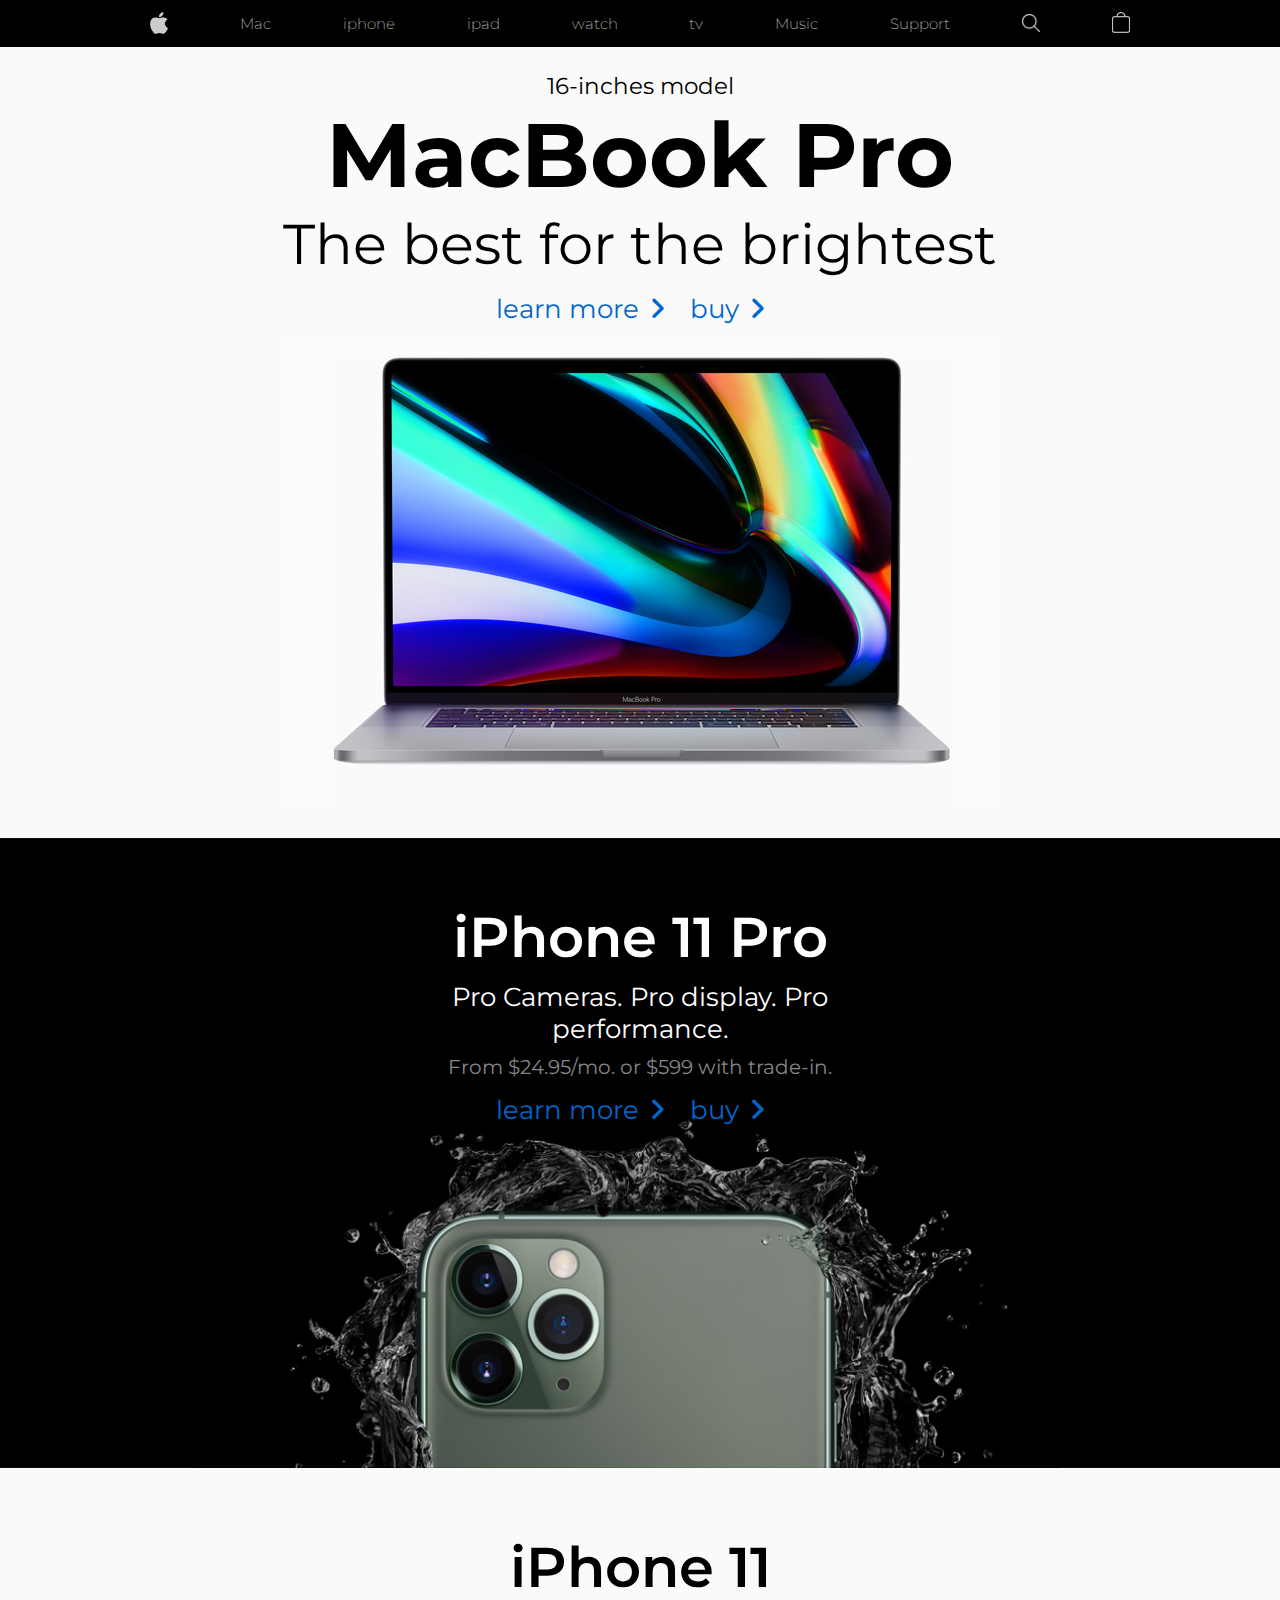
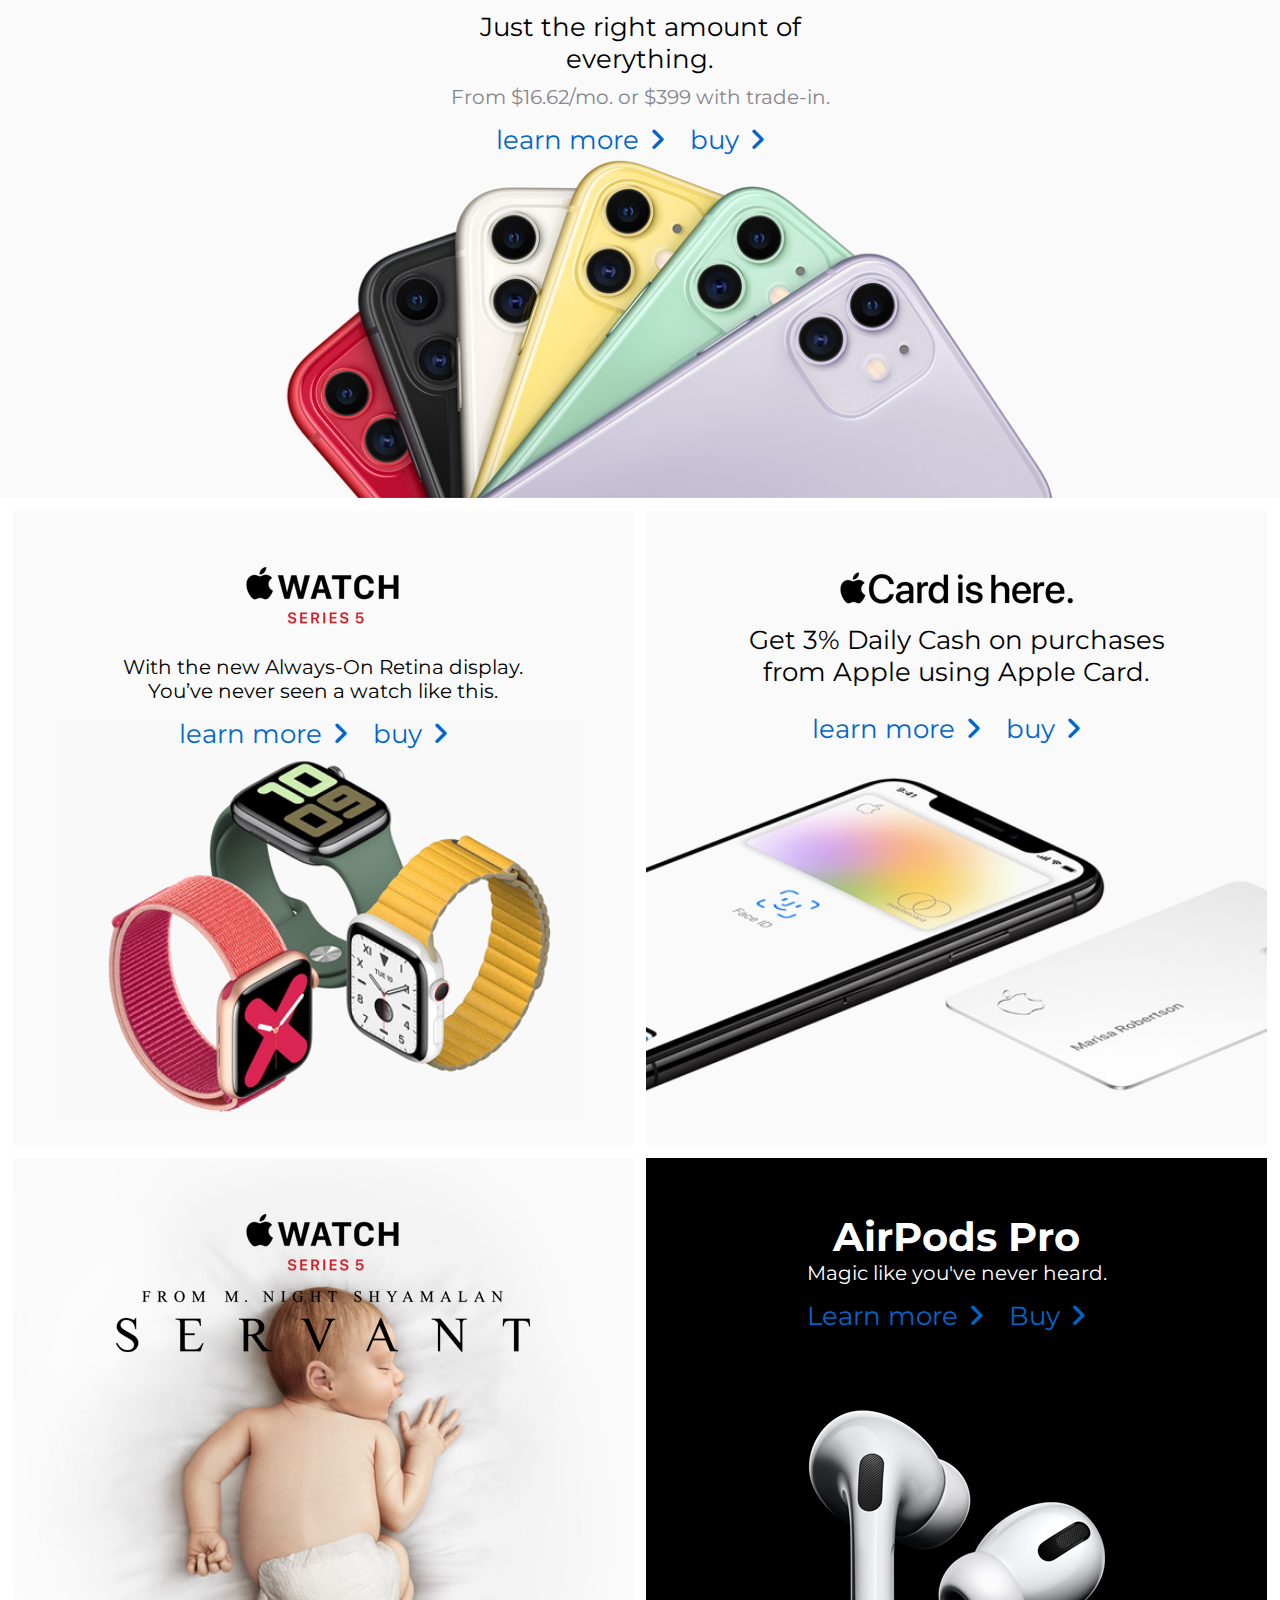
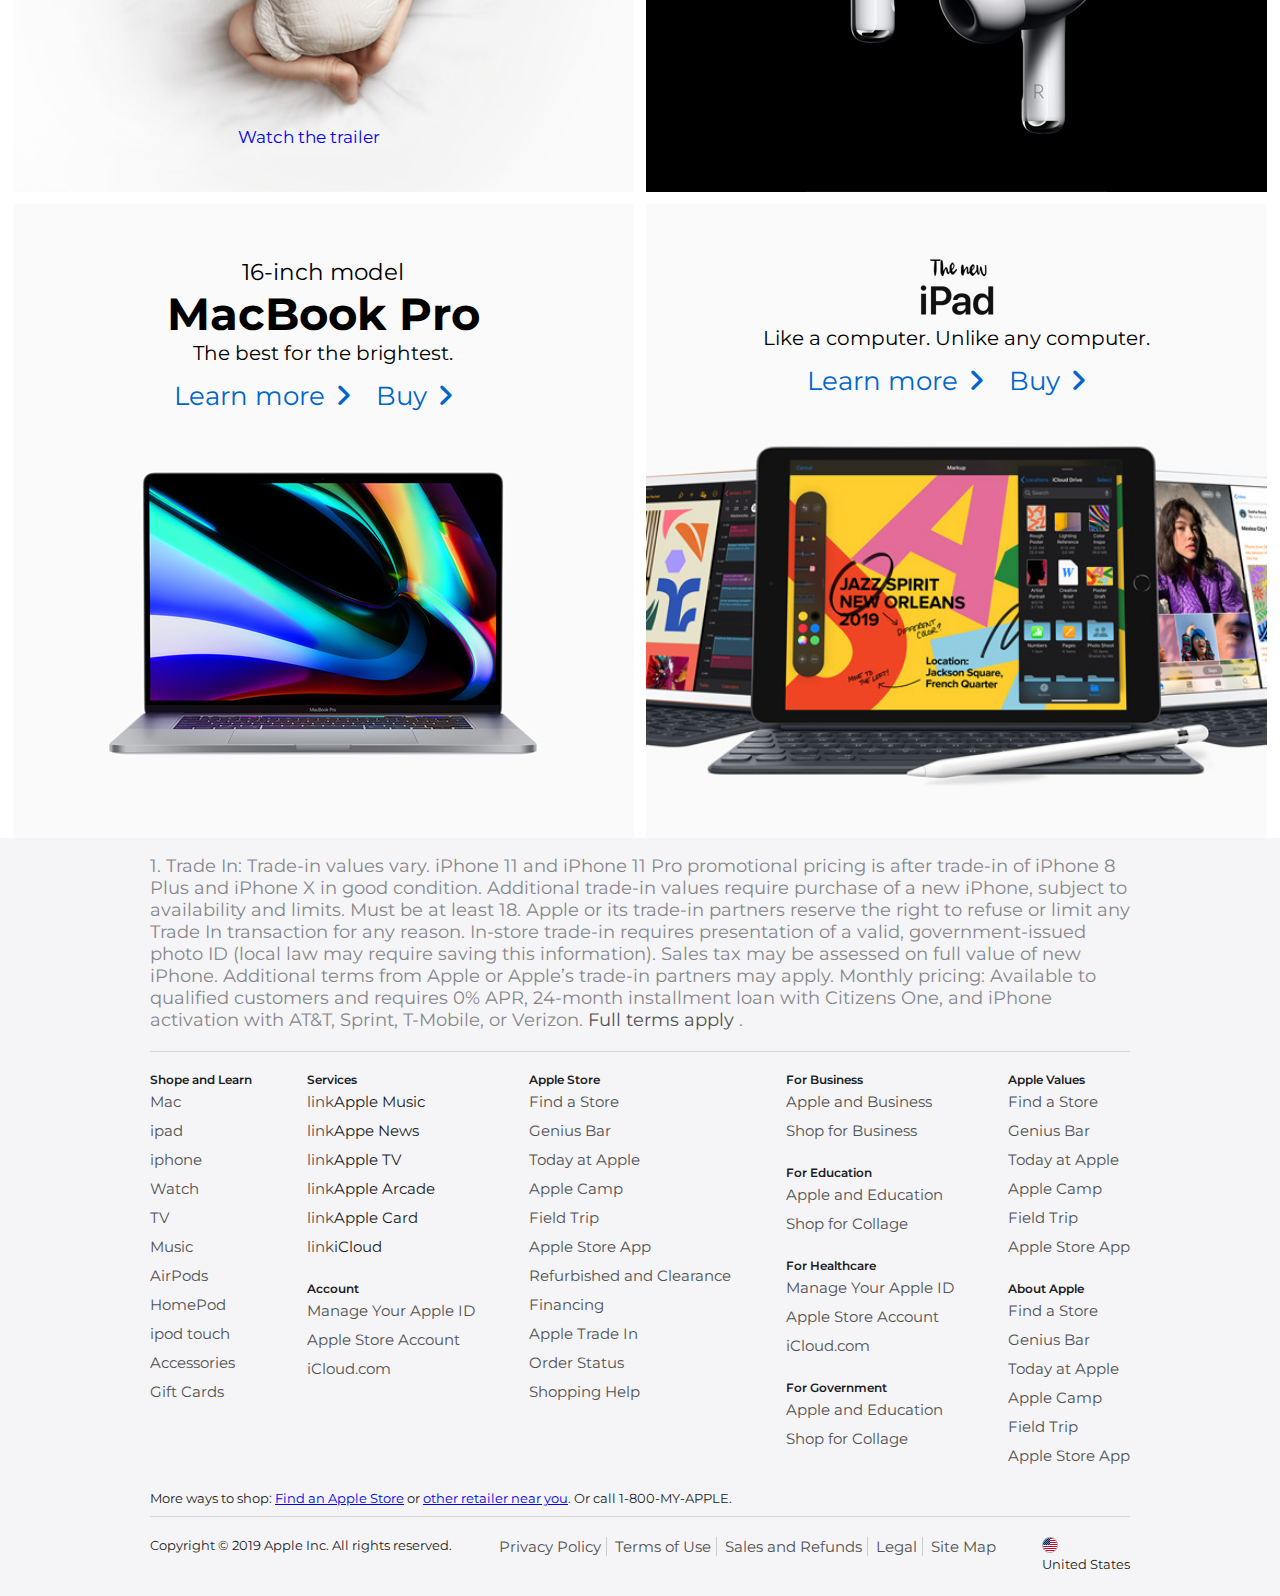
<file: Apple project/Project/index.html>
<!DOCTYPE html>
<html lang="en">
  <head>
    <meta charset="UTF-8" />
    <meta http-equiv="X-UA-Compatible" content="IE=edge" />
    <meta name="viewport" content="width=device-width, initial-scale=1.0" />
    <title>Apple Website</title>
    
    <!-- Link to the Font-Awesome Font -->
	<!-- This font gives us the option to use emojies, symbols, common logos and icons as a font -->

    <link rel="stylesheet" href="https://cdnjs.cloudflare.com/ajax/libs/font-awesome/6.1.1/css/all.min.css">
    

	<!-- Link to Montserrat font on Google Fonts-->
	
    <link rel="preconnect" href="https://fonts.googleapis.com">
    
<link rel="preconnect" href="https://fonts.gstatic.com" crossorigin>
<link href="https://fonts.googleapis.com/css2?family=Montserrat:wght@100;200;300;400;500;600;700;800;900&display=swap" rel="stylesheet">


    <link rel="stylesheet" href="./CSS/style.css" />

  </head>
  <body>

    
    <div class="outer-wrapper">

        <!-- header section starts here -->

        <header class="header-wrapper">
            <div class="internal-wrapper">
                <div class="header-links-wrapper">
                    <ul>
                        <li class="logo-link"><a href="/"><img src="./images/images/icons/logo.png" alt=""></a></li>
                        <li><a href="#">Mac</a></li>
                        <li><a href="#">iphone</a></li>
                        <li><a href="#">ipad</a></li>
                        <li><a href="#">watch</a></li>
                        <li><a href="#">tv</a></li>
                        <li><a href="#">Music</a></li>
                        <li><a href="#">Support</a></li>
                        <li class="search-link"><a href="#"><img src="./images/images/icons/search-icon.png" alt="">  </a></li>
                        <li class="cart-link"><a href="#"><img src="./images/images/icons/cart.png" alt="">  </a></li>
                    </ul>
                </div>
            </div>
        </header>

        <!-- main hightlight starts here -->
        
        <section class="main-highlight-wrapper">
            <div class="internal-wrapper">
                <div class="model">
                    16-inches model
                </div>

                <div class="product-title">
                    MacBook Pro
                </div>

                <div class="brief-dicription">
                    The best for the brightest
                </div>

                <div class="links-wrapper">
                    <ul>
                        <li><a href="#">learn more</a></li>
                        <li><a href="#">buy</a></li>
                    </ul>
                </div>
                    
                <div class="main-image-wrapper">
                        <img src="./images/images/home/mac-laptop.jpg" alt="">
                </div>
            </div>

        </section>

        <!-- second section starts here -->

        <section class="second-highlight-wrapper">
            <div class="internal-wrapper">
                <div class="title-wrapper">
                    iPhone 11 Pro
                </div>

                <div class="discription-wrapper">
                    Pro Cameras. Pro display. Pro performance. 
                </div>

                <div class="price-wrapper">
                    From $24.95/mo. or $599 with trade‑in.
                </div>

                <div class="links-wrapper">
                    <ul>
                        <li><a href="#">learn more</a></li>
                        <li><a href="#">buy</a></li>
                    </ul>
                </div>
            </div>
        </section>

        <!-- third section starts here -->

        <section class="third-highlight-wrapper">
            <div class="internal-wrapper">
                <div class="title-wrapper">
                    iPhone 11
                </div>

                <div class="discription-wrapper">
                    Just the right amount of everything. 
                </div>

                <div class="price-wrapper">
                    From $16.62/mo. or $399 with trade‑in.
                </div>

                <div class="links-wrapper">
                    <ul>
                        <li><a href="#">learn more</a></li>
                        <li><a href="#">buy</a></li>
                    </ul>
                </div>
            </div>
        </section>

        <!-- fourth section starts here -->

        <section class="fourth-highlight-wrapper">
            <div class="left-side-wrapper">
                <div class="top-logo-wrapper">
                    <div class="logo-wrapper">
                        <img src="./images/images/icons/watch-series5-logo.png" alt="">
                    </div>
                </div>
                <div class="discription-wrapper"></div>
                    With the new Always-On Retina display.<br>
                    You’ve never seen a watch like this. 
                <div class="links-wrapper">
                    <ul>
                        <li><a href="">learn more</a></li>
                        <li><a href="">buy</a></li>
                    </ul>
                </div>
            </div>
            <div class="right-side-wrapper">
                <div class="top-logo-wrapper">
                    <div class="logo-wrapper">
                        <img src="./images/images/icons/apple-card-logo.png">
                    </div>
                </div>
                <div class="discription-wrapper">
                    Get 3% Daily Cash on purchases from Apple using Apple Card.
                </div>
                <div class="links-wrapper">
                    <ul>
                        <li><a href="#">learn more</a></li>
                        <li><a href="#">buy</a></li>
                    </ul>
                </div>
            </div>
        </section>


        <!-- fifth section starts here -->

        <section class="fifth-highlight-wrapper">
            <div class="left-side-wrapper">
                <div class="top-logo-wrapper">
                    <div class="logo-wrapper">
                        <img src="./images/images/icons/watch-series5-logo.png">
                    </div>
                </div>

                <div class="tvshow-logo-wrapper">
                    <img src="images/images/icons/servant-logo.png">
                </div>

                <div class="watch-more-wrapper">
                    <a href="#">Watch the trailer</a>
                </div>
            </div>
            <div class="right-side-wrapper">
                <div class="top-logo-wrapper">
                    <div class="logo-wrapper">
                        AirPods Pro
                    </div>
                </div>

                <div class="description-wrapper">
                    Magic like you've never heard.
                </div> 

                <div class="links-wrapper">
                    <ul>
                        <li><a href="">Learn more</a></li>
                        <li><a href="">Buy</a></li>
                    </ul>
                </div>
            </div>
        </section>

        <!-- sixth section starts here -->

        <section class="sixth-highlight-wrapper">
            <div class="left-side-wrapper">
                <div class="model">
                    16-inch model
                </div>

                <div 
                class="product-title-small">
                    MacBook Pro
                </div>
                
                <div class="description-wrapper">
                    The best for the brightest. 
                </div>

                <div class="links-wrapper">
                    <ul>
                        <li><a href="">Learn more</a></li>
                        <li><a href="">Buy</a></li>
                    </ul>
                </div>
            </div>
            <div class="right-side-wrapper">
                <div class="top-logo-wrapper"> 
                    <div class="logo-wrapper">
                        <img src="images/images/icons/new-ipad-logo.png ">
                    </div>
                </div>

                <div class="description-wrapper">
                    Like a computer.
                    Unlike any computer.
                </div>
                
                <div class="links-wrapper">
                    <ul>
                        <li><a href="">Learn more</a></li>
                        <li><a href="">Buy</a></li>
                    </ul>
                </div>
            </div>
        </section>


        <!-- footer section starts here -->

        <footer class="footer-wrapper">
            <div class="internal-wrapper">
                <div class="upper-text-container">
                1. Trade In: Trade‑in values vary. iPhone 11 and iPhone 11 Pro promotional pricing is after trade‑in of iPhone 8 Plus and iPhone X in good condition. Additional trade‑in values require purchase of a new iPhone, subject to availability and limits. Must be at least 18. Apple or its trade-in partners reserve the right to refuse or limit any Trade In transaction for any reason. In‑store trade‑in requires presentation of a valid, government-issued photo ID (local law may require saving this information). Sales tax may be assessed on full value of new iPhone. Additional terms from Apple or Apple’s trade-in partners may apply. Monthly pricing: Available to qualified customers and requires 0% APR, 24‑month installment loan with Citizens One, and iPhone activation with AT&T, Sprint, T‑Mobile, or Verizon. <a href="#">Full terms apply</a> .
            </div>
            <div class="footer-links-wrapper">
                <div class="links-wrapper-1">
                    <h3>Shope and Learn</h3>
                    <ul>
                        <li><a href="#">Mac</a></li>
                        <li><a href="#">ipad</a></li>
                        <li><a href="#">iphone</a></li>
                        <li><a href="#">Watch</a></li>
                        <li><a href="#">TV</a></li>
                        <li><a href="#">Music</a></li>
                        <li><a href="#">AirPods</a></li>
                        <li><a href="#">HomePod</a></li>
                        <li><a href="#">ipod touch</a></li>
                        <li><a href="#">Accessories</a></li>
                        <li><a href="#">Gift Cards</a></li>
                    </ul>
                </div>
                <div class="links-wrapper-2">
                    <h3>Services</h3>
                    <ul>
                        <li><a href="#">link</a>Apple Music</li>
                        <li><a href="#">link</a>Appe News</li>
                        <li><a href="#">link</a>Apple TV</li>
                        <li><a href="#">link</a>Apple Arcade</li>
                        <li><a href="#">link</a>Apple Card</li>
                        <li><a href="#">link</a>iCloud</li>
                    </ul>
                    <h3>Account</h3>
                    <ul>
                        <li><a href="#">Manage Your Apple ID</a></li>
                        <li><a href="#">Apple Store Account</a></li>
                        <li><a href="#">iCloud.com</a></li>
                    </ul>

                </div>
                <div class="links-wrapper-3">
                    <h3>Apple Store</h3>
                <ul>
                    <li><a href="#">Find a Store</a></li>
                    <li><a href="#">Genius Bar</a></li>
                    <li><a href="#">Today at Apple</a></li>
                    <li><a href="#">Apple Camp</a></li>
                    <li><a href="#">Field Trip</a></li>
                    <li><a href="#">Apple Store App</a></li>
                    <li><a href="#">Refurbished and Clearance</a></li>
                    <li><a href="#">Financing</a></li>
                    <li><a href="#">Apple Trade In</a></li>
                    <li><a href="#">Order Status</a></li>
                    <li><a href="#">Shopping Help</a></li>
                </ul>
            </div>  
            <div class="links-wrapper-4">
                    <h3>For Business</h3>
                    <ul>
                        <li><a href="#">Apple and Business</a></li>
                        <li><a href="#">Shop for Business</a></li>
                    </ul>
                    <h3>For Education</h3>
                    <ul>
                        <li><a href="#">Apple and Education</a></li>
                        <li><a href="#">Shop for Collage</a></li>
                    </ul>
                    <h3>For Healthcare</h3>
                    <ul>
                        <li><a href="#">Manage Your Apple ID</a></li>
                        <li><a href="#">Apple Store Account</a></li>
                        <li><a href="#">iCloud.com</a></li>
                    </ul>
                    <h3>For Government</h3>
                    <ul>
                        <li><a href="#">Apple and Education</a></li>
                        <li><a href="#">Shop for Collage</a></li>
                    </ul>
                </div>

                <div class="links-wrapper-5">
                    <h3>Apple Values</h3>
                    <ul>
                        <li><a href="#">Find a Store</a></li>
                        <li><a href="#">Genius Bar</a></li>
                        <li><a href="#">Today at Apple</a></li>
                        <li><a href="#">Apple Camp</a></li>
                        <li><a href="#">Field Trip</a></li>
                        <li><a href="#">Apple Store App</a></li>
                    </ul>
                    <h3>About Apple</h3>
                    <ul>
                        <li><a href="#">Find a Store</a></li>
                        <li><a href="#">Genius Bar</a></li>
                        <li><a href="#">Today at Apple</a></li>
                        <li><a href="#">Apple Camp</a></li>
                        <li><a href="#">Field Trip</a></li>
                        <li><a href="#">Apple Store App</a></li>
                    </ul>
                </div>
            </div>

            <div class="my-apple-wrapper">
                More ways to shop: <a href="#">Find an Apple Store</a> or <a href="#">other retailer near you</a>. Or call 1-800-MY-APPLE.
            </div>

            <div class="copy-right-wrapper">
                <div class="copy-right">
                    Copyright © 2019 Apple Inc. All rights reserved.
                </div>

                <div class="footer-links-terms">
                    <ul>
                        <li><a href="#">Privacy Policy</a></li>
                        <li><a href="#">Terms of Use</a></li>
                        <li><a href="#">Sales and Refunds</a></li>
                        <li><a href="#">Legal</a></li>
                        <li><a href="#">Site Map</a></li>
                    </ul>
                </div>

                <div class="footer-country">
                    <div class="flag-wrapper"> <img src="./images/images/icons/16.png" alt=""></div>
                    <div class="fo
                    oter-country-name">United States</div>
                </div>
            </div>
        </footer>
    </div>

</body>
</html>
</file>
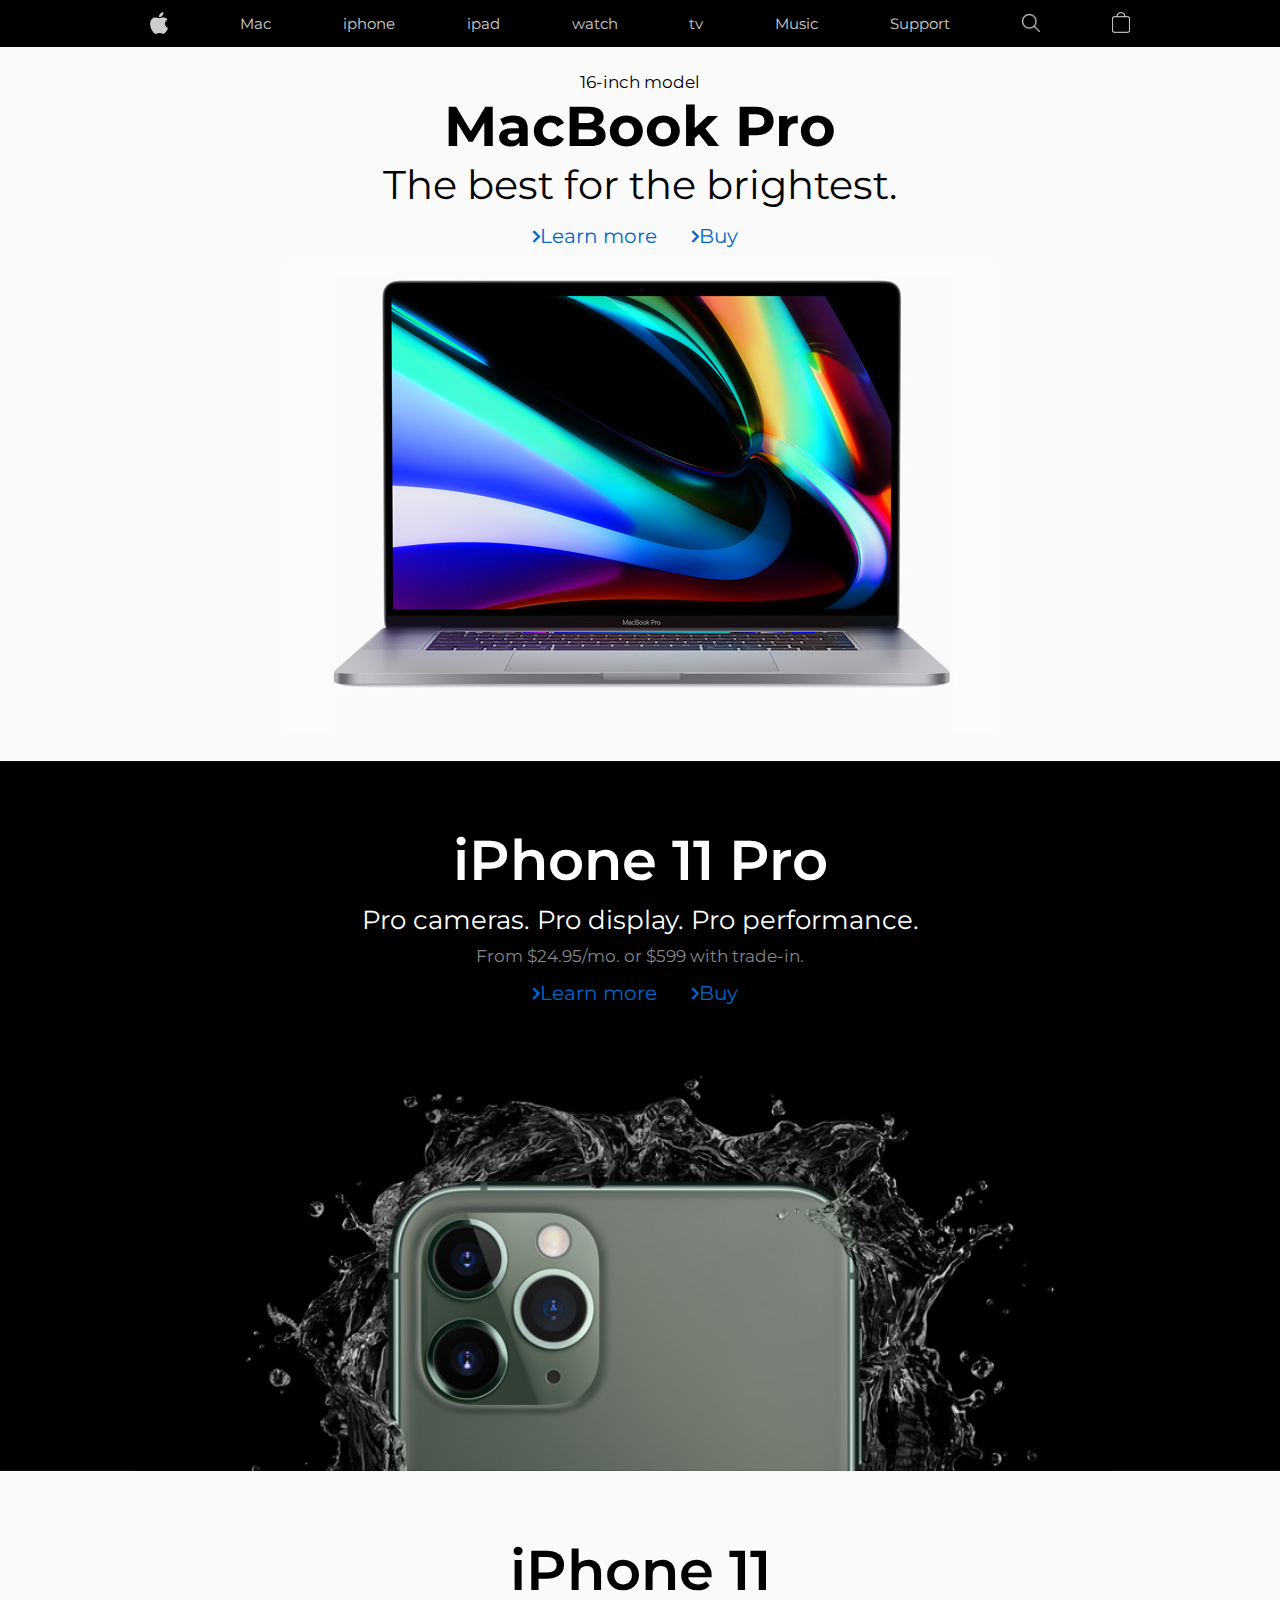
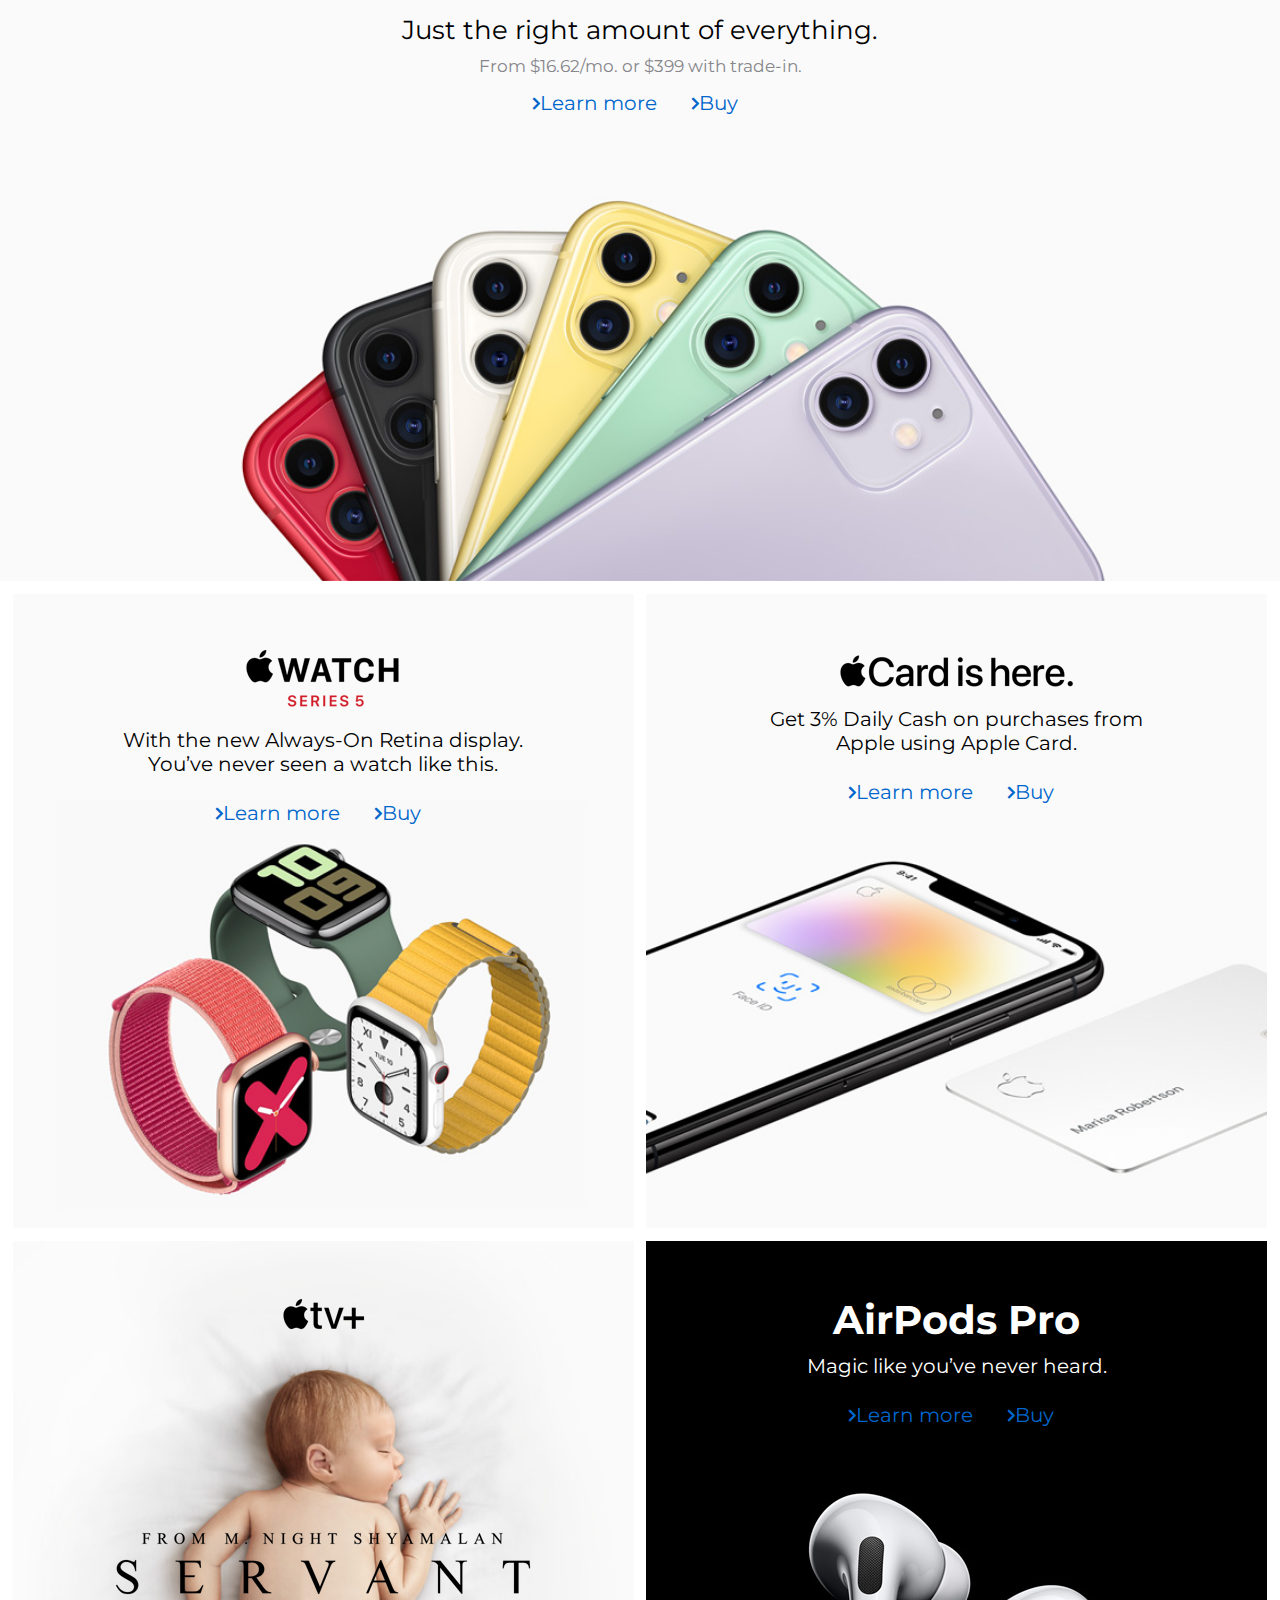
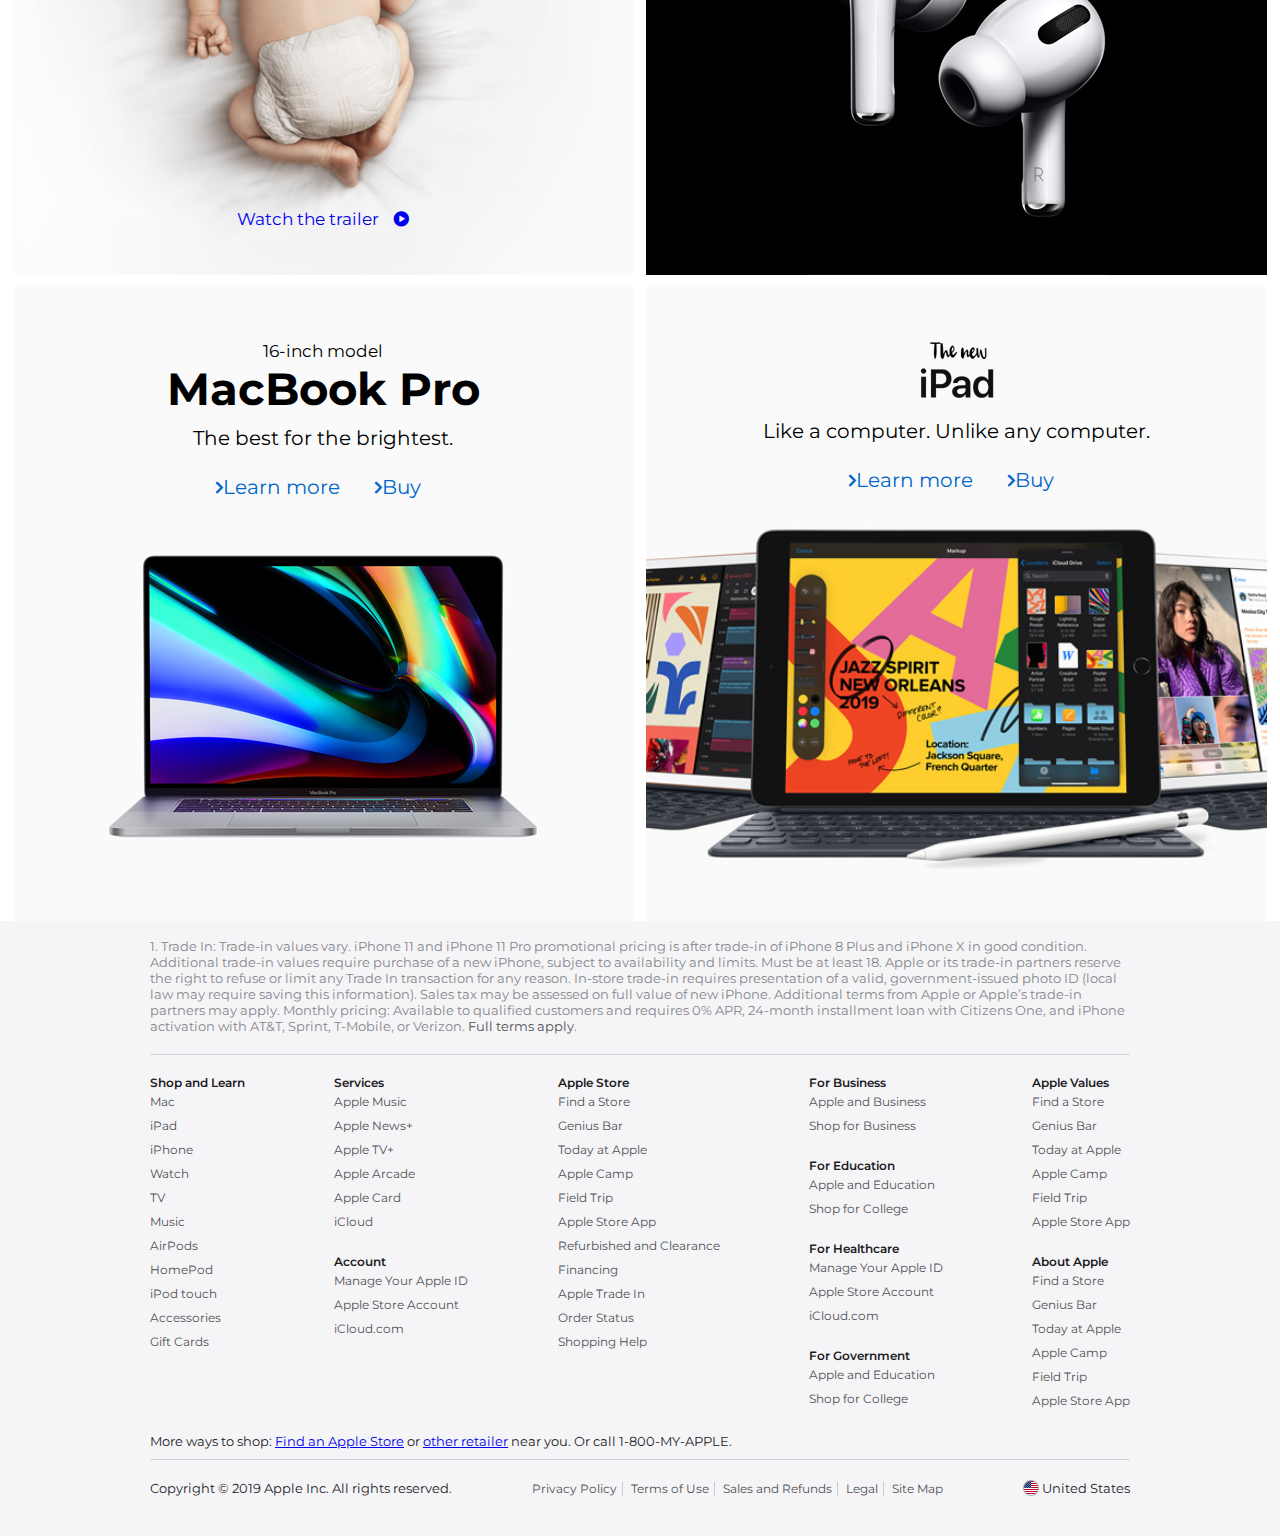
<file: Apple project/Resource/apple-html-css-replica/index.html>
<!DOCTYPE html>
<html>
<head>
	<title>Apple Website</title>
	<link rel="stylesheet" type="text/css" href="css/styles.css">

	<!-- Link to the Font-Awesome Font -->
	<!-- This font gives us the option to use emojies, symbols, common logos and icons as a font -->
	<link rel="stylesheet" href="https://maxcdn.bootstrapcdn.com/font-awesome/4.6.2/css/font-awesome.min.css">
	<link rel="stylesheet" href="https://cdnjs.cloudflare.com/ajax/libs/font-awesome/6.1.2/css/all.min.css" integrity="sha512-1sCRPdkRXhBV2PBLUdRb4tMg1w2YPf37qatUFeS7zlBy7jJI8Lf4VHwWfZZfpXtYSLy85pkm9GaYVYMfw5BC1A==" crossorigin="anonymous" referrerpolicy="no-referrer" />

	<!-- Link to Montserrat font on Google Fonts-->
	<link href="https://fonts.googleapis.com/css?family=Montserrat:200,200i,300,300i,400,600,600i,700,700i,800,800i,900,900i&display=swap" rel="stylesheet">

</head>
<body>
	<div class="outer-wrapper"> 
		<header class="header-wrapper">
			<div class="internal-wrapper"> 
				<div class="header-links-wrapper">
					<ul>
						<li class="logo-link"><a href="/"><img src="images/icons/logo.png"></a></li>
						<li><a href="/mac/">Mac</a></li>
						<li><a href="#">iphone</a></li>
						<li><a href="#">ipad</a></li>
						<li><a href="#">watch</a></li>
						<li><a href="#">tv</a></li>
						<li><a href="#">Music</a></li>
						<li><a href="#">Support</a></li>
						<li class="search-link"><a href="/search/"><img src="images/icons/search-icon.png"></a></li>
						<li class="cart-link"><a  href="/cart/"><img src="images/icons/cart.png"></a></li>
					</ul>					
				</div>
			</div>
		</header>

		<section class="main-highlight-wrapper">
			<div class="internal-wrapper"> 
				<div class="model">
					16-inch model
				</div>

				<div class="product-title">
					MacBook Pro
				</div>

				<div class="brief-description">
					The best for the brightest.
				</div>

				<div class="links-wrapper">
					<ul>
						<li><a href="">Learn more</a></li>
						<li><a href="">Buy</a></li>
					</ul> 
				</div>

				<div class="main-image-wrapper">
					<img src="images/home/mac-laptop.jpg"/>
				</div>

			</div>
		</section> 

		<section class="second-hightlight-wrapper">
			<div class="internal-wrapper">
				<div class="title-wraper">
					iPhone 11 Pro 
				</div> 

				<div class="description-wrapper">
					Pro cameras. Pro display. Pro performance.
				</div>

				<div class="price-wrapper">
					From $24.95/mo. or $599 with trade‑in.
				</div>

				<div class="links-wrapper">
					<ul>
						<li><a href="">Learn more</a></li>
						<li><a href="">Buy</a></li>
					</ul> 
				</div>
			</div>
		</section>

		<section class="third-highlight-wrapper">
			<div class="internal-wrapper">
				<div class="title-wraper">
					iPhone 11 
				</div> 
				<div class="description-wrapper">
					Just the right amount of everything.
				</div>
				<div class="price-wrapper">
					From $16.62/mo. or $399 with trade‑in.
				</div>
				<div class="links-wrapper">
					<ul>
						<li><a href="">Learn more</a></li>
						<li><a href="">Buy</a></li>
					</ul> 
				</div>
			</div>
		</section>




		
		<section class="fourth-heghlight-wrapper">
			<div class="left-side-wrapper">
				<div class="top-logo-wrapper">
					<div class="logo-wrapper">
						<img src="images/icons/watch-series5-logo.png">
					</div>
				</div>
				<div class="description-wraper">
					With the new Always-On Retina display.<br>
					You’ve never seen a watch like this.
				</div>
				<div class="links-wrapper">
					<ul>
						<li><a href="">Learn more</a></li>
						<li><a href="">Buy</a></li>
					</ul> 
				</div>
			</div>
			<div class="right-side-wrapper">
				<div class="top-logo-wrapper">
					<div class="logo-wrapper">
						<img src="images/icons/apple-card-logo.png">
					</div>
				</div>
				<div class="description-wraper">
					Get 3% Daily Cash on purchases from Apple using Apple Card.
				</div>
				<div class="links-wrapper">
					<ul>
						<li><a href="">Learn more</a></li>
						<li><a href="">Buy</a></li>
					</ul> 
				</div>
			</div>	
		</section>
		<section class="fifth-heghlight-wrapper"> 
			<div class="left-side-wrapper">
				<div class="top-logo-wrapper">
					<div class="logo-wrapper">
						<img src="images/icons/apple-tv-logo.png">
					</div>
				</div>

				<div class="tvshow-logo-wraper">
					<img src="images/icons/servant-logo.png">
				</div>

				<div class="watch-more-wrapper">
					<a href="#">Watch the trailer</a>
				</div>
			</div>
			<div class="right-side-wrapper">
				<div class="top-logo-wrapper">
					<div class="logo-wrapper">
						AirPods Pro
					</div>
				</div>

				<div class="description-wraper">
					Magic like you’ve never heard.
				</div>

				<div class="links-wrapper">
					<ul>
						<li><a href="">Learn more</a></li>
						<li><a href="">Buy</a></li>
					</ul> 
				</div>
			</div>	
		</section>
		<section class="sixth-heghlight-wrapper"> 
			<div class="left-side-wrapper">
				<div class="model">
					16-inch model
				</div>

				<div class="product-title-small">
					MacBook Pro
				</div>

				<div class="description-wraper">
					The best for the brightest.
				</div>

				<div class="links-wrapper">
					<ul>
						<li><a href="">Learn more</a></li>
						<li><a href="">Buy</a></li>
					</ul> 
				</div>
			</div>
			<div class="right-side-wrapper">
				<div class="top-logo-wrapper">
					<div class="logo-wrapper">
						<img src="images/icons/new-ipad-logo.png">
					</div>
				</div>

				<div class="description-wraper">
					Like a computer. Unlike any computer.
				</div>

				<div class="links-wrapper">
					<ul>
						<li><a href="">Learn more</a></li>
						<li><a href="">Buy</a></li>
					</ul> 
				</div>
			</div>	
		</section>





		<footer class="footer-wrapper">
			<div class="internal-wrapper"> 
				<div class="upper-text-container">
					1. Trade In: Trade‑in values vary. iPhone 11 and iPhone 11 Pro promotional pricing is after trade‑in of iPhone 8 Plus and iPhone X in good condition. Additional trade‑in values require purchase of a new iPhone, subject to availability and limits. Must be at least 18. Apple or its trade-in partners reserve the right to refuse or limit any Trade In transaction for any reason. In‑store trade‑in requires presentation of a valid, government-issued photo ID (local law may require saving this information). Sales tax may be assessed on full value of new iPhone. Additional terms from Apple or Apple’s trade-in partners may apply. Monthly pricing: Available to qualified customers and requires 0% APR, 24‑month installment loan with Citizens One, and iPhone activation with AT&T, Sprint, T‑Mobile, or Verizon. <a href="#"> Full terms apply</a>.
				</div>
				<div class="footer-links-wrapper"> 
					<div class="links-wrapper-1">
						<h3>Shop and Learn</h3>
						<ul>
							<li><a href="#">Mac</a></li>
							<li><a href="#">iPad</a></li>
							<li><a href="#">iPhone</a></li>
							<li><a href="#">Watch</a></li>
							<li><a href="#">TV</a></li>
							<li><a href="#">Music</a></li>
							<li><a href="#">AirPods</a></li>
							<li><a href="#">HomePod</a></li>
							<li><a href="#">iPod touch</a></li>
							<li><a href="#">Accessories</a></li>
							<li><a href="#">Gift Cards</a></li>
						</ul>
					</div> 
					<div class="links-wrapper-2">
						<h3>Services</h3>
						<ul>
							<li><a href="#">Apple Music</a></li>
							<li><a href="#">Apple News+</a></li>
							<li><a href="#">Apple TV+</a></li>
							<li><a href="#">Apple Arcade</a></li>
							<li><a href="#">Apple Card</a></li>
							<li><a href="#">iCloud</a></li>
						</ul>
						<h3>Account</h3>
						<ul>
							<li><a href="#">Manage Your Apple ID</a></li>
							<li><a href="#">Apple Store Account</a></li>
							<li><a href="#">iCloud.com</a></li>
						</ul>					
					</div> 
					<div class="links-wrapper-3">
						<h3>Apple Store</h3>
						<ul>
							<li><a href="#">Find a Store</a></li>
							<li><a href="#">Genius Bar</a></li>
							<li><a href="#">Today at Apple</a></li>
							<li><a href="#">Apple Camp</a></li>
							<li><a href="#">Field Trip</a></li>
							<li><a href="#">Apple Store App</a></li>
							<li><a href="#">Refurbished and Clearance</a></li>
							<li><a href="#">Financing</a></li>
							<li><a href="#">Apple Trade In</a></li>
							<li><a href="#">Order Status</a></li>
							<li><a href="#">Shopping Help</a></li>
						</ul>
					</div> 
					<div class="links-wrapper-4">
						<h3>For Business</h3>
						<ul>
							<li><a href="#">Apple and Business</a></li>
							<li><a href="#">Shop for Business</a></li>
						</ul>		
						<h3>For Education</h3>
						<ul>
							<li><a href="#">Apple and Education</a></li>
							<li><a href="#">Shop for College</a></li>
						</ul>
						<h3>For Healthcare</h3>
						<ul>
							<li><a href="#">Manage Your Apple ID</a></li>
							<li><a href="#">Apple Store Account</a></li>
							<li><a href="#">iCloud.com</a></li>
						</ul>	
						<h3>For Government</h3>
						<ul>
							<li><a href="#">Apple and Education</a></li>
							<li><a href="#">Shop for College</a></li>
						</ul>
					</div> 

					<div class="links-wrapper-5">
						<h3>Apple Values</h3>
						<ul>
							<li><a href="#">Find a Store</a></li>
							<li><a href="#">Genius Bar</a></li>
							<li><a href="#">Today at Apple</a></li>
							<li><a href="#">Apple Camp</a></li>
							<li><a href="#">Field Trip</a></li>
							<li><a href="#">Apple Store App</a></li>
						</ul>
						<h3>About Apple</h3>
						<ul>
							<li><a href="#">Find a Store</a></li>
							<li><a href="#">Genius Bar</a></li>
							<li><a href="#">Today at Apple</a></li>
							<li><a href="#">Apple Camp</a></li>
							<li><a href="#">Field Trip</a></li>
							<li><a href="#">Apple Store App</a></li>
						</ul>						
					</div> 
				</div>
				<div class="my-apple-wrapper"> 
					More ways to shop: <a href="#">Find an Apple Store</a> or <a href="#">other retailer</a> near you. Or call 1-800-MY-APPLE.
				</div>
				<div class="copyright-wrapper">
					<div class="copyright">
						Copyright © 2019 Apple Inc. All rights reserved.
					</div>
					<div class="footer-links-terms">
						<ul>
							<li><a href="#">Privacy Policy</a></li>
							<li><a href="#">Terms of Use</a></li>
							<li><a href="#">Sales and Refunds</a></li>
							<li><a href="#">Legal</a></li>
							<li><a href="#">Site Map</a></li>
						</ul>
					</div>
					<div class="footer-country">
						<div class="flag-wrapper"><img src="images/icons/16.png"></div> <div class="footer-country-name">United States</div> 
					</div>
				</div>
			</div>
		</footer> 
	</div>


</body>
</html>
</file>
<file: Apple project/Project/CSS/style.css>
*{
    padding: 0;
    margin: 0;
}
html {
    font-family: "montserrat"; "sans-serif";
}
img {
    max-width: 100%;
}
body{
    font-size: 20px;
    font-family: montserrat; sans-serif;
}

/* header starts here */

.header-wrapper {
    background-color: black;
    color: white;
    font-weight: 200;
    font-size: 0.75em;
}
.header-wrapper ul{
    display: flex;
    justify-content: space-between;
    list-style: none;
}
.internal-wrapper{
    width: 980px;
    padding: 0 10px;
    margin: 0 auto;
}
.header-wrapper .header-links-wrapper ul li a{
    text-decoration: none;
    color: #ffffff;
}
.header-wrapper .header-links-wrapper ul li{
    display: inline-block;
    padding: 14px 0 8px;
    height: 25px;
    opacity: 0.8;
}
.header-wrapper .header-links-wrapper ul li:hover{
    opacity: 1;
}
.logo-link, .search-link, .cart-link{
    width: 18px;
    display: block;
}
.header-wrapper .header-links-wrapper ul li.logo-link{
    padding: 12px 0 10px;
}
.header-wrapper .header-links-wrapper ul li.search-link{
    padding: 14px 0 8px;
}
.header-wrapper .header-links-wrapper ul li.cart-link{
    padding: 12px 0 10px;
}

/* main highlight section starts here */

.main-highlight-wrapper {
    background: #fafafa;
    text-align: center;
    padding: 25px 0;
}
.links-wrapper ul {
    list-style: none;
}
.model {
    font-size: 23px;
}
.product-title {
    font-weight:700;
    font-size:90px;
}
.brief-dicription {
    font-size: 56px;
}
.links-wrapper {
    padding: 15px 0;
    
}
.links-wrapper ul li {
    display: inline-block;
    padding-right: 20px;
}
.links-wrapper ul li a {
    color: #06c;
    text-decoration: none;
    font-size: 26px;
    
}
.links-wrapper ul li a:hover {
    text-decoration: underline;
    

}

.links-wrapper ul li a:after {
    font-family:FontAwesome;
    font-weight:900;
    content:"\f105"; 
    padding-left:10px;
    display: inline-block;
}

/* second highlight section starts here */

.second-highlight-wrapper {
    background-image: url(../images/images/home/iphone11-pro-bg.jpg);
    height: 500px;
    background-position:center;
    background-repeat: no-repeat;
    background-size: cover;
    text-align: center;
    padding: 65px 20px;
    color: #fff;
}
.title-wrapper {
    font-weight: 600;
    font-size: 56px;
}
.discription-wrapper {
    font-size: 26px;
    padding: 10px 0;
}
.price-wrapper {
    color: #86868b;
    font: size 0.85em;
}

/* third highlight section starts here */

.third-highlight-wrapper {
    background-image: url(../images/images/home/iphone11-bg.jpg);
    height: 500px;
    background-position:center;
    background-repeat: no-repeat;
    background-size: cover;
    text-align: center;
    padding: 65px 20px;
}
/* forth highlight section starts here */

.fourth-highlight-wrapper {
    display: flex;
    justify-content: space-between;
    background-color: #fff;
}
.left-side-wrapper {
    height: 580px;
    background-position: center;
    background-repeat: no-repeat;
    background-size: cover;
    text-align: center;
    width: 48.5%;
    margin: 1% 0.5% 0% 1%;
    padding-top: 54px;
}
.fourth-highlight-wrapper .left-side-wrapper {
    background-image: url("../images/images/home/watch-series-5.jpg");
}
.right-side-wrapper {
    height: 580px;
    background-position: center;
    background-repeat: no-repeat;
    background-size: cover;
    text-align: center;
    width: 48.5%;
    margin: 1% 1% 0% 0.5%;
    padding-top: 54px;
}
.fourth-highlight-wrapper .right-side-wrapper {
    background-image: url("../images/images/home/apple-card.jpg ");
}
.discription-wrapper {
    max-width: 430px;
    margin: 0 auto;
    padding: 10px;
}

/* fifth highlight section starts here */

.fifth-highlight-wrapper {
    display: flex;
    justify-content: space-between;
    background-color: #fff;
}

.fifth-highlight-wrapper .left-side-wrapper {
    background-image: url("../images/images/home/apple-tv-background.jpg");
}

.fifth-highlight-wrapper .right-side-wrapper {
    background-image: url("../images/images/home/air-pods.jpg");
    color: #fff;
    background-size: initial;
    background-color: #000;
    background-position: bottom;
}
.logo-wrapper {
    font-size: 40px;
    font-weight: bold;
}
.tv-show-logo-wrapper {
    padding: 100px 0 200px;
}
.watch-more-wrapper a {
    text-decoration: none;
    font-size: 0.85em;
    vertical-align: -360px;
    
}
.watch-more-wrapper a::after {
    font-family: font FontAwesome;
    font-weight: 900;
    content: "\f144";
    padding-left: 15px;
}

/* sixth highlight section starts here */

.sixth-highlight-wrapper {
    display: flex;
    justify-content: space-between;
    background-color: #fff;
}

.sixth-highlight-wrapper .left-side-wrapper {
    background-image: url("../images/images/home/macbook-pro.jpg");
    background-size: initial;
    background-color: #fafafa;
    background-position: bottom;
}

.sixth-highlight-wrapper .right-side-wrapper {
    background-image: url("../images/images/home/new-ipad.jpg");
}
.product-title-small {
    font-weight: 700;
    font-size: 45px;
}

/* footer starts here */

.footer-wrapper {
    background-color: #f5f5f7;
    color: #1d1d1f;
    font-size: .65em;
}
.upper-text-container {
    border-bottom: 1px solid #d2d2d7;
    color: #86868b;
    padding: 17px 0 20px;
    font-size: 18px;
}
.upper-text-container a {
    text-decoration: none;
    color: #515154;
}

.upper-text-container a:hover {
}
.footer-links-wrapper {
    display: flex;
    justify-content: space-between;
    padding-top: 20px;
}
.footer-wrapper ul {
    list-style: none;
    padding-bottom: 20px;
}
.footer-wrapper ul li {
    padding: 5px 0;
    font-size: 15px;
}
.footer-links-wrapper a {
    color: #515154;
    text-decoration: none;
}
.footer-links-wrapper a:hover {
    text-decoration: underline;
}
.footer-links-wrapper h3 {
    font-size: 12px;
    font-weight: 600;
}
.my-apple-wrapper {
    border-bottom: 1px solid #d2d2d7;
    padding-bottom: 10px;
    margin-bottom: 10px;  
}
.copy-right-wrapper {
    display: flex;
    justify-content: space-between;
    padding: 10px 0 20px;
}
.footer-links-terms ul li {
    display:inline-block ;
    padding:0 5px ;
    border-right: 1px solid #ccc;
}
.footer-links-terms ul li:last-child {
    border-right: 0px;   
}
.footer-links-terms ul li a {
    text-decoration: none;
    color: #515154;
}
.footer-links-terms ul li a:hover {
    text-decoration: underline;
}
.footer-country {
    display: inline-block;
}
.flag-wrapper {
    display: inline-block;
    vertical-align: middle;
}
.footer-country-name {
    display: inline-block;
    vertical-align: top;
}
</file>
<file: Apple project/Resource/apple-html-css-replica/css/styles.css>
* {
	margin: 0;
	padding: 0;
}
img {
	max-width: 100%;
}
body {
	font-size: 20px; 
	font-family: 'Montserrat', sans-serif;
}

/* Header Style */
.header-wrapper {
	background: black; 
	font-size: 0.75em;	
}
.header-wrapper ul {
	display: flex;

  justify-content: space-between;
}
.internal-wrapper {
	width: 980px;
	padding: 0 10px;
	margin: 0 auto;
}
.header-wrapper .header-links-wrapper ul  li a {
	text-decoration: none;
	color: #fff;
}
.header-wrapper ul {
	list-style: none;
}
.header-wrapper .header-links-wrapper ul  li {
	display: inline-block;
  padding: 14px 0 8px;
  height: 25px;
  opacity: 0.8;
}
.header-wrapper .header-links-wrapper ul  li:hover {
	opacity: 1;
}	
.logo-link, .search-link, .cart-link {
	width: 18px;	
	display: block;
}
.header-wrapper .header-links-wrapper ul  li.logo-link {
	padding: 12px 0 10px;
}
.header-wrapper .header-links-wrapper ul  li.search-link {
	padding: 14px 0 8px;
}
.header-wrapper .header-links-wrapper ul  li.cart-link {
	padding: 12px 0 10px;
}

/* Footer Styling */
.footer-wrapper {
  background-color: #f5f5f7;
  color: #1d1d1f;
  font-size: .65em;
}
.upper-text-container {
  border-bottom: 1px solid #d2d2d7;
  color: #86868b;
  padding: 17px 0 20px;
}
.upper-text-container a {
	text-decoration: none;
	color: #515154; 
}
.upper-text-container a:hover {
	text-decoration: underline;
}
.footer-links-wrapper {
	display: flex;
  -webkit-box-pack: justify;
  justify-content: space-between;
  padding-top: 20px;
}
.footer-wrapper ul {
	list-style: none;
	padding-bottom: 20px;
}
.footer-wrapper ul li{
	padding: 5px 0;
	font-size: 0.9em;
}
.footer-links-wrapper a {
	color: #515154;
	text-decoration: none;
}
.footer-links-wrapper a:hover {
	text-decoration: underline;
}
.footer-links-wrapper h3 {
	font-size: 12px;
	font-weight: 600;
}
.my-apple-wrapper {
	border-bottom: 1px solid #d2d2d7;
	padding-bottom: 10px;
	margin-bottom: 10px; 
}
.copyright-wrapper {
	display: flex;
  -webkit-box-pack: justify;
  justify-content: space-between;
  padding: 10px 0 20px;
}
.footer-links-terms ul li {
  display: inline-block;
  padding: 0 5px;
  border-right: 1px solid #ccc;
}
.footer-links-terms ul li:last-child {
	border-right: 0px;
}
.footer-links-terms ul li a {
	text-decoration: none;
	color: #515154;
}
.footer-links-terms ul li a:hover {
	text-decoration: underline;
}
.footer-country {
	display: inline-block;
}
.flag-wrapper {
	display: inline-block;
	vertical-align: middle;
}
.footer-country-name{
	display: inline-block;
	vertical-align: top;
}

/* Main Highlight */
.main-highlight-wrapper {
	background: #fafafa;
	text-align: center;
	padding: 25px 0;
}
.links-wrapper ul {
	list-style: none;
}
.model {
	font-size: .85em;
}
.product-title {
	font-weight: 700;
	font-size: 56px;
}
.brief-description {
	font-size: 2em;
}
.links-wrapper {
	padding: 15px 0;
}
.links-wrapper ul li {
	display: inline-block;
	padding-right: 20px;
}
.links-wrapper ul li a {
	color: #06c;
	text-decoration: none;
}
.links-wrapper ul li a:hover {
	color: #000;
}
.links-wrapper ul li a::before {
  font-family: "FontAwesome";
  font-weight: 900;
  content: "\f105";
  padding-left: 10px;
}

/* Second Highlight Section */
.second-hightlight-wrapper {
	background-image: url("../images/home/iphone11-pro-bg.jpg");
	height: 580px;
	background-position: center;
	background-repeat: no-repeat;
  background-size: cover;
	text-align: center;
	padding: 65px 20px;
	color: #fff;
}
.title-wraper {
	font-weight: 600;
	font-size: 56px;	
}
.description-wrapper {
	font-size: 26px;
	padding: 10px 0;
}
.price-wrapper {
	color: #86868b; 
	font-size: 0.85em;
}

/* Third Highlight Section */
.third-highlight-wrapper {
	background-image: url("../images/home/iphone11-bg.jpg");
	height: 580px;
	background-position: center;
	background-repeat: no-repeat;
	background-size: cover;
	text-align: center;
	padding: 65px 20px;
}

/*Fourth Highlight Section */
.fourth-heghlight-wrapper {
	display: flex;
  -webkit-box-pack: justify;
  justify-content: space-between;
  background: #fff;
}
.left-side-wrapper {
	height: 580px;
	background-position: center;
	background-repeat: no-repeat;
	background-size: cover;
	text-align: center;
	width: 48.5%;
	margin: 1% 0.5% 0% 1%; 
	padding-top: 54px;
}
.fourth-heghlight-wrapper .left-side-wrapper {
	background-image:  url("../images/home/watch-series-5.jpg"); 
}
.right-side-wrapper {
	height: 580px;
	background-position: center;
	background-repeat: no-repeat;
	background-size: cover;
	text-align: center;	
	width: 48.5%;
	margin: 1% 1% 0% 0.5%; 
	padding-top: 54px;
}
.fourth-heghlight-wrapper .right-side-wrapper {
	background-image:  url("../images/home/apple-card.jpg"); 
}
.description-wraper {
	max-width: 430px;
	margin: 0 auto;
	padding: 10px; 
}

/*Fivth Highlight Section */
.fifth-heghlight-wrapper {
	display: flex;
  -webkit-box-pack: justify;
  justify-content: space-between;
  background: #fff;
}
.fifth-heghlight-wrapper .left-side-wrapper {
	background-image:  url("../images/home/apple-tv-background.jpg"); 
}
.fifth-heghlight-wrapper .right-side-wrapper {
	background-image:  url("../images/home/air-pods.jpg"); 
	color: #fff; 
	background-size: initial;
	background-color: #000;
	background-position: bottom;
}
.logo-wrapper {
	font-size: 40px;
	font-weight: bold;
}
.tvshow-logo-wraper {
	padding: 180px 0 200px;
}
.watch-more-wrapper a {
	text-decoration: none;
	font-size: 0.85em;
}
.watch-more-wrapper a:after {
  font-family: "FontAwesome";
  font-weight: 900;
  content: "\f144";
  padding-left: 15px;
}
/*Sixth Highlight Section */
.sixth-heghlight-wrapper {
	display: flex;
  -webkit-box-pack: justify;
  justify-content: space-between;
  background: #fff;
}
.sixth-heghlight-wrapper .left-side-wrapper {
	background-image:  url("../images/home/macbook-pro.jpg"); 
	background-size: initial;
	background-color: #fafafa;
	background-position: bottom;
}
.sixth-heghlight-wrapper .right-side-wrapper {
	background-image:  url("../images/home/new-ipad.jpg"); 
}
.product-title-small {
	font-weight: 700;
	font-size: 45px;
}
</file>
